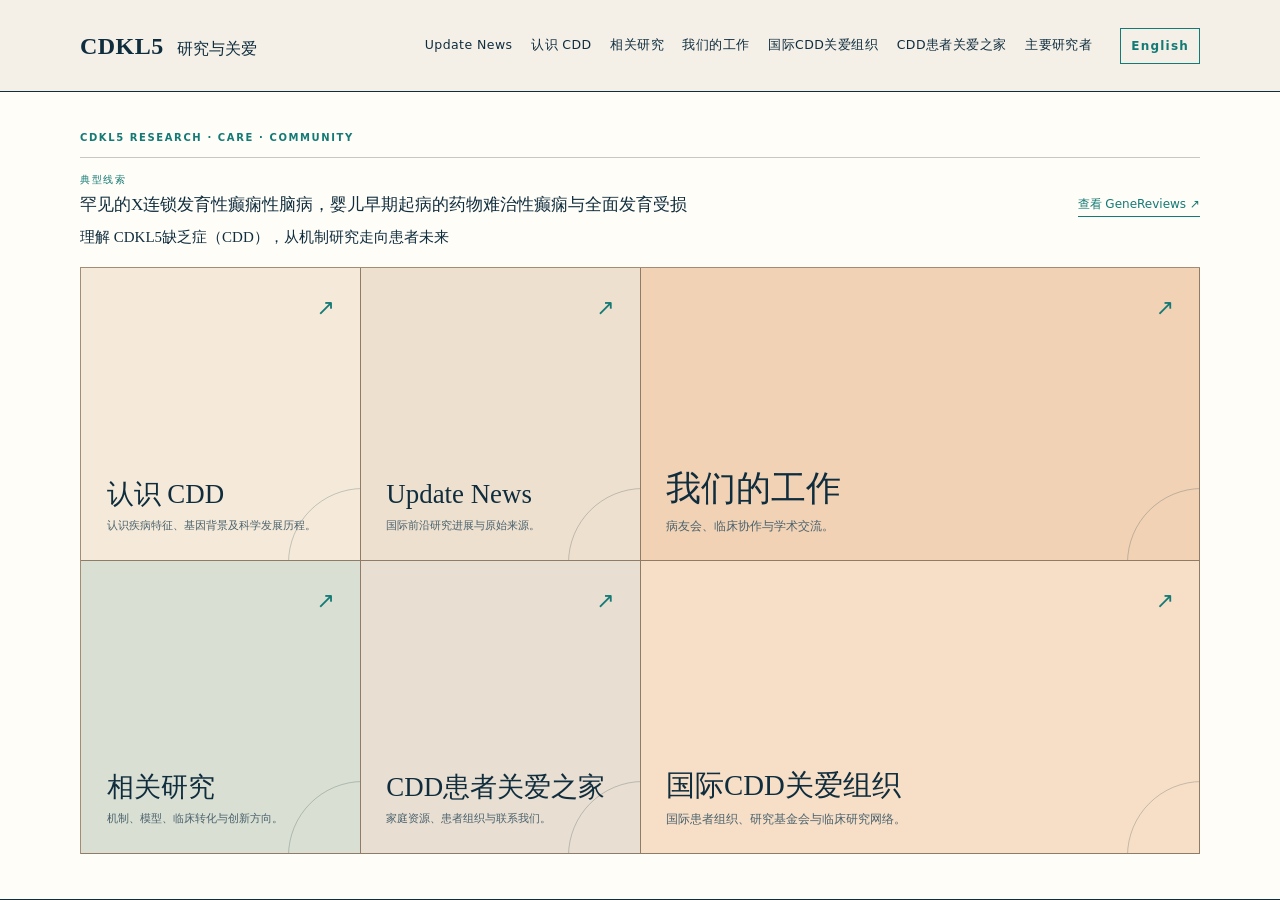
<file: index.html>
<!doctype html>
<html lang="zh-CN">
  <head>
    <meta charset="UTF-8" />
    <meta name="viewport" content="width=device-width, initial-scale=1.0" />
    <meta name="description" content="连接基础研究、临床观察与患者社区，共同推动对 CDKL5缺乏症（CDD）的理解与干预。" />
    <meta property="og:title" content="CDKL5 研究与关爱" />
    <meta property="og:description" content="理解 CDKL5缺乏症（CDD），从机制研究走向患者未来。" />
    <meta property="og:type" content="website" />
    <meta property="og:image" content="https://cdkl5-care.github.io/og.png" />
    <link rel="icon" href="/favicon.svg" />
    <title>CDKL5 研究与关爱</title>
    <script type="module" crossorigin src="/assets/index-D-gLbl5g.js"></script>
    <link rel="stylesheet" crossorigin href="/assets/index-ClHIbZGu.css">
  </head>
  <body>
    <div id="root"></div>
  </body>
</html>
</file>
<file: assets/index-ClHIbZGu.css>
/*! tailwindcss v4.2.1 | MIT License | https://tailwindcss.com */
@layer theme{:root,:host{--font-sans:ui-sans-serif, system-ui, sans-serif, "Apple Color Emoji", "Segoe UI Emoji", "Segoe UI Symbol", "Noto Color Emoji";--font-mono:ui-monospace, SFMono-Regular, Menlo, Monaco, Consolas, "Liberation Mono", "Courier New", monospace;--spacing:.25rem;--default-font-family:var(--font-sans);--default-mono-font-family:var(--font-mono)}}@layer base{*,:after,:before,::backdrop{box-sizing:border-box;border:0 solid;margin:0;padding:0}::file-selector-button{box-sizing:border-box;border:0 solid;margin:0;padding:0}html,:host{-webkit-text-size-adjust:100%;tab-size:4;line-height:1.5;font-family:var(--default-font-family,ui-sans-serif, system-ui, sans-serif, "Apple Color Emoji", "Segoe UI Emoji", "Segoe UI Symbol", "Noto Color Emoji");font-feature-settings:var(--default-font-feature-settings,normal);font-variation-settings:var(--default-font-variation-settings,normal);-webkit-tap-highlight-color:transparent}hr{height:0;color:inherit;border-top-width:1px}abbr:where([title]){-webkit-text-decoration:underline dotted;text-decoration:underline dotted}h1,h2,h3,h4,h5,h6{font-size:inherit;font-weight:inherit}a{color:inherit;-webkit-text-decoration:inherit;-webkit-text-decoration:inherit;-webkit-text-decoration:inherit;-webkit-text-decoration:inherit;text-decoration:inherit}b,strong{font-weight:bolder}code,kbd,samp,pre{font-family:var(--default-mono-font-family,ui-monospace, SFMono-Regular, Menlo, Monaco, Consolas, "Liberation Mono", "Courier New", monospace);font-feature-settings:var(--default-mono-font-feature-settings,normal);font-variation-settings:var(--default-mono-font-variation-settings,normal);font-size:1em}small{font-size:80%}sub,sup{vertical-align:baseline;font-size:75%;line-height:0;position:relative}sub{bottom:-.25em}sup{top:-.5em}table{text-indent:0;border-color:inherit;border-collapse:collapse}:-moz-focusring{outline:auto}progress{vertical-align:baseline}summary{display:list-item}ol,ul,menu{list-style:none}img,svg,video,canvas,audio,iframe,embed,object{vertical-align:middle;display:block}img,video{max-width:100%;height:auto}button,input,select,optgroup,textarea{font:inherit;font-feature-settings:inherit;font-variation-settings:inherit;letter-spacing:inherit;color:inherit;opacity:1;background-color:#0000;border-radius:0}::file-selector-button{font:inherit;font-feature-settings:inherit;font-variation-settings:inherit;letter-spacing:inherit;color:inherit;opacity:1;background-color:#0000;border-radius:0}:where(select:is([multiple],[size])) optgroup{font-weight:bolder}:where(select:is([multiple],[size])) optgroup option{padding-inline-start:20px}::file-selector-button{margin-inline-end:4px}::placeholder{opacity:1}@supports (not ((-webkit-appearance:-apple-pay-button))) or (contain-intrinsic-size:1px){::placeholder{color:currentColor}@supports (color:color-mix(in lab, red, red)){::placeholder{color:color-mix(in oklab, currentcolor 50%, transparent)}}}textarea{resize:vertical}::-webkit-search-decoration{-webkit-appearance:none}::-webkit-date-and-time-value{min-height:1lh;text-align:inherit}::-webkit-datetime-edit{display:inline-flex}::-webkit-datetime-edit-fields-wrapper{padding:0}::-webkit-datetime-edit{padding-block:0}::-webkit-datetime-edit-year-field{padding-block:0}::-webkit-datetime-edit-month-field{padding-block:0}::-webkit-datetime-edit-day-field{padding-block:0}::-webkit-datetime-edit-hour-field{padding-block:0}::-webkit-datetime-edit-minute-field{padding-block:0}::-webkit-datetime-edit-second-field{padding-block:0}::-webkit-datetime-edit-millisecond-field{padding-block:0}::-webkit-datetime-edit-meridiem-field{padding-block:0}::-webkit-calendar-picker-indicator{line-height:1}:-moz-ui-invalid{box-shadow:none}button,input:where([type=button],[type=reset],[type=submit]){appearance:button}::file-selector-button{appearance:button}::-webkit-inner-spin-button{height:auto}::-webkit-outer-spin-button{height:auto}[hidden]:where(:not([hidden=until-found])){display:none!important}}@layer components;@layer utilities{.start{inset-inline-start:var(--spacing)}.table{display:table}}:root{--paper:#f5f1e8;--paper-light:#fffdf7;--ink:#102d3e;--ink-soft:#49616d;--teal:#147a76;--teal-dark:#0d6562;--rule:#c9c8be;--serif:"Songti SC", "Noto Serif CJK SC", "STSong", "Iowan Old Style", Georgia, serif;--sans:Inter, "PingFang SC", "Microsoft YaHei", system-ui, sans-serif}*{box-sizing:border-box}html{scroll-behavior:smooth}body{background:var(--paper);color:var(--ink);font-family:var(--sans);margin:0}a{color:inherit;text-decoration:none}a:focus-visible,summary:focus-visible{outline:3px solid var(--teal);outline-offset:5px}.site-header{border-bottom:1px solid var(--ink);background:var(--paper);justify-content:space-between;align-items:center;gap:32px;min-height:92px;padding:20px clamp(24px,6.25vw,100px);display:flex}@supports (color:color-mix(in lab, red, red)){.site-header{background:color-mix(in srgb, var(--paper) 94%, transparent)}}.site-header{z-index:10;position:relative}.header-actions{align-items:center;gap:28px;display:flex}.brand{flex-shrink:0;align-items:baseline;gap:13px;display:flex}.brand-mark{letter-spacing:.02em;font-family:Georgia,serif;font-size:24px;font-weight:700}.brand-name{font-family:var(--serif);font-size:16px}.desktop-nav{letter-spacing:.035em;align-items:center;gap:clamp(14px,1.45vw,28px);font-size:12.5px;display:flex}.desktop-nav a{border-bottom:1px solid #0000;padding:8px 0}.desktop-nav a:hover,.desktop-nav a[aria-current=page]{color:var(--teal);border-color:currentColor}.language-switch{color:var(--teal);letter-spacing:.1em;border:1px solid var(--teal);padding:8px 10px;font-size:12px;font-weight:700}.language-switch:hover{background:var(--teal);color:var(--paper-light)}.mobile-menu{display:none}.eyebrow,.section-kicker{color:var(--teal);letter-spacing:.16em;text-transform:uppercase;margin:0 0 24px;font-size:12px;font-weight:700}.button{justify-content:center;align-items:center;min-height:58px;padding:17px 34px;font-weight:700;display:inline-flex}.button-dark{background:var(--ink);color:var(--paper-light)}.button-dark:hover{background:var(--teal-dark)}.text-link{width:fit-content;color:var(--teal);border-bottom:1px solid;padding-bottom:3px;font-weight:700}.text-link:hover{color:var(--ink)}main[lang=en] .section-heading h2,main[lang=en] .work-title h2,main[lang=en] .families-intro h2,main[lang=en] .timeline h3,main[lang=en] .research-card h3,main[lang=en] .family-card h3,main[lang=en] .organization-card h2,main[lang=en] .work-quote{font-family:Iowan Old Style,Georgia,serif}.fact-band{color:var(--paper-light);background:var(--ink);border-bottom:1px solid var(--ink);grid-template-columns:1.25fr 1fr 1fr auto;align-items:center;gap:32px;padding:30px clamp(24px,6.25vw,100px);display:grid}.fact-band p{font-family:var(--serif);margin:0;font-size:20px}.fact-item{gap:5px;display:grid}.fact-label{color:#8cc4bf;letter-spacing:.16em;text-transform:uppercase;font-size:10px}.fact-item strong{font-size:13px;line-height:1.5}.fact-band>a{white-space:nowrap;color:#9ed4cf;border-bottom:1px solid;padding-bottom:3px;font-size:13px}.home-page{background:var(--paper-light);border-bottom:1px solid var(--ink);padding:clamp(26px,3vw,44px) clamp(24px,6.25vw,100px) clamp(30px,3.5vw,52px)}.home-intro{max-width:1240px;margin-bottom:clamp(10px,1.4vw,20px)}.home-intro .eyebrow{margin-bottom:12px;font-size:10px}.home-intro h1{max-width:1120px;color:var(--ink);font-family:var(--serif);letter-spacing:0;margin:10px 0 0;font-size:clamp(15px,1.15vw,19px);font-weight:500;line-height:1.45}.home-facts{border-top:1px solid var(--rule);grid-template-columns:minmax(0,1fr) auto;align-items:start;gap:26px;max-width:1120px;margin-top:0;padding-top:14px;display:grid}.home-facts .fact-label{color:var(--teal)}.home-facts .fact-item strong{color:var(--ink);font-family:var(--serif);font-size:clamp(17px,1.35vw,22px);font-weight:500;line-height:1.45}.home-facts>a{white-space:nowrap;color:var(--teal);border-bottom:1px solid;align-self:end;padding-bottom:3px;font-size:12px}main[lang=en] .home-intro h1{font-family:Iowan Old Style,Georgia,serif}.home-navigation-grid{border-top:1px solid #a38b74;border-left:1px solid #a38b74;grid-template-rows:repeat(2,minmax(160px,1fr));grid-template-columns:repeat(12,1fr);grid-template-areas:"about about about news news news work work work work work work""research research research families families families orgs orgs orgs orgs orgs orgs";display:grid}.home-nav-card{border-bottom:1px solid #8f7b66;border-right:1px solid #8f7b66;flex-direction:column;justify-content:flex-end;min-width:0;min-height:0;padding:clamp(18px,2vw,28px);transition:transform .2s,background-color .2s;display:flex;position:relative;overflow:hidden}.home-nav-card:after{content:"";opacity:.22;border:1px solid;border-radius:50%;width:150px;height:150px;position:absolute;bottom:-78px;right:-78px}.home-nav-card:hover{z-index:2;transform:translateY(-6px);box-shadow:0 15px 35px #102d3e1f}.home-nav-card h3{font-family:var(--serif);margin:0 0 8px;font-size:clamp(24px,2.1vw,34px);font-weight:500;line-height:1.15}.home-nav-card p{max-width:340px;color:var(--ink-soft);margin:0;font-size:11px;line-height:1.5}.home-nav-arrow{color:var(--teal);font-size:22px;position:absolute;top:23px;right:25px}.home-nav-news{background:#eee0cf;grid-area:news}.home-nav-about{background:#f5ead9;grid-area:about}.home-nav-research{color:var(--ink);background:#d9dfd2;grid-area:research}.home-nav-research p{color:var(--ink-soft)}.home-nav-research .home-nav-arrow{color:var(--teal)}.home-nav-work{background:#f1d2b5;grid-area:work}.home-nav-work h3{max-width:430px;font-size:clamp(30px,2.7vw,44px)}.home-nav-work p{max-width:440px;font-size:12px}.home-nav-organizations{background:#f7dfc7;grid-area:orgs}.home-nav-organizations h3{max-width:520px;font-size:clamp(26px,2.25vw,38px)}.home-nav-organizations p{max-width:470px;font-size:12px}.home-nav-families{background:#e8ded1;grid-area:families}.section{border-bottom:1px solid var(--ink);padding:clamp(82px,9vw,144px) clamp(24px,6.25vw,100px)}.section-heading h2,.work-title h2,.families-intro h2{font-family:var(--serif);letter-spacing:-.025em;margin:0;font-size:clamp(45px,5vw,78px);font-weight:500;line-height:1.15}.section-heading>p:not(.section-kicker){max-width:560px;color:var(--ink-soft);font-size:16px;line-height:1.8}.section-news{background:var(--paper-light);grid-template-columns:minmax(230px,.7fr) minmax(0,2fr);gap:clamp(60px,9vw,150px);display:grid}.news-list{border-top:1px solid var(--ink)}.news-item{border-bottom:1px solid var(--rule);grid-template-columns:150px minmax(260px,1fr) minmax(230px,.8fr);gap:32px;padding:34px 0;display:grid}.news-meta{color:var(--teal);align-content:start;gap:8px;font-size:12px;font-weight:700;display:grid}.news-item h3{font-family:var(--serif);margin:0;font-size:26px;font-weight:500;line-height:1.45}.news-item p{color:var(--ink-soft);margin:0;font-size:14px;line-height:1.75}.section-history{grid-template-columns:minmax(300px,.82fr) minmax(0,1.65fr);gap:clamp(64px,10vw,160px);display:grid}.history-intro{align-self:start;position:sticky;top:40px}.history-intro .source-note{border-top:1px solid var(--rule);padding-top:22px;font-size:12px!important}.timeline{border-top:3px solid var(--teal);margin:0;padding:0;list-style:none}.timeline li{border-bottom:1px solid var(--rule);grid-template-columns:155px 1fr;gap:38px;padding:36px 0 42px;display:grid}.timeline time{color:var(--teal);font-family:Georgia,serif;font-size:36px}.timeline h3{font-family:var(--serif);margin:0 0 14px;font-size:30px;font-weight:500}.timeline p{color:var(--ink-soft);margin:0 0 18px;line-height:1.85}.timeline a{color:var(--teal);border-bottom:1px solid;font-size:12px;font-weight:700}.section-research{background:var(--ink);color:var(--paper-light)}.research-heading{grid-template-columns:.65fr 1fr 1fr;align-items:end;gap:30px;margin-bottom:64px;display:grid}.research-heading .section-kicker{align-self:start}.research-heading>p:last-child{color:#b7c2c7}.research-grid{border-top:1px solid #637681;border-left:1px solid #637681;grid-template-columns:repeat(4,1fr);display:grid}.research-card{border-bottom:1px solid #637681;border-right:1px solid #637681;flex-direction:column;min-height:330px;padding:30px;transition:background-color .2s,color .2s;display:flex}.card-index{color:#8cc4bf;margin-bottom:70px;font-family:Georgia,serif;font-size:16px;display:block}.research-card h3{font-family:var(--serif);margin:0 0 22px;font-size:27px;font-weight:500}.research-card p{color:#b7c2c7;margin:0;font-size:14px;line-height:1.8}.research-card .card-arrow{color:#9ed4cf;margin-top:auto;padding-top:28px;font-size:24px}.research-card:hover{background:#173b4e}.research-links{flex-wrap:wrap;gap:38px;margin-top:34px;display:flex}.research-links a{color:#9ed4cf;border-bottom:1px solid;padding-bottom:3px;font-size:13px}.section-work{grid-template-columns:.75fr 1.25fr;gap:clamp(70px,10vw,160px);display:grid}.work-statement{border-top:4px solid var(--teal);padding-top:44px}.work-quote{font-family:var(--serif);margin:0 0 36px;font-size:clamp(28px,3.1vw,48px);line-height:1.5}.work-statement>p:last-child{max-width:760px;color:var(--ink-soft);line-height:1.85}.work-path{border-top:1px solid var(--ink);grid-column:1/-1;grid-template-columns:repeat(3,1fr);margin-top:38px;display:grid}.work-path>div{padding:30px 38px 0 0}.work-path span{color:var(--teal);margin-bottom:36px;font-family:Georgia,serif;display:block}.work-path strong{font-family:var(--serif);font-size:24px;font-weight:500}.work-path p{color:var(--ink-soft);line-height:1.75}.section-families{background:var(--paper-light);grid-template-columns:.8fr 1.4fr;gap:clamp(60px,10vw,160px);display:grid}.families-lead{font-family:var(--serif);margin:45px 0 26px;font-size:clamp(28px,3vw,46px);line-height:1.5}.families-intro>p:last-child{color:var(--ink-soft);line-height:1.85}.family-grid{border-top:4px solid var(--teal);grid-template-columns:repeat(3,1fr);display:grid}.family-card{border-right:1px solid var(--rule);border-bottom:1px solid var(--rule);flex-direction:column;min-height:390px;padding:34px 26px;display:flex}.family-card>span:first-child{color:var(--teal);letter-spacing:.16em;text-transform:uppercase;font-size:11px;font-weight:700}.family-card h3{font-family:var(--serif);margin:70px 0 18px;font-size:26px;font-weight:500;line-height:1.45}.family-card p{color:var(--ink-soft);margin:0;font-size:14px;line-height:1.8}.family-card>span:last-child{color:var(--teal);margin-top:auto;font-size:25px}.family-card:hover{background:var(--paper)}.organizations-hero{background:linear-gradient(122deg, var(--paper) 0 62%, #f7dfc7 62% 100%)}.organizations-section{background:var(--paper-light);border-bottom:1px solid var(--ink);padding:clamp(54px,7vw,104px) clamp(24px,6.25vw,100px)}.organizations-grid{grid-template-columns:repeat(3,minmax(0,1fr));gap:clamp(18px,2.2vw,28px);display:grid}.organization-card{text-align:center;background:linear-gradient(145deg,#fffdf7f5 0%,#f8eee1f5 100%);border:1px solid #d2c1aa;flex-direction:column;justify-content:space-between;align-items:center;gap:28px;min-height:260px;padding:clamp(26px,3vw,42px) clamp(22px,2.6vw,34px);display:flex;box-shadow:0 14px 34px #102d3e0f}.organization-card:nth-child(3n+2){background:linear-gradient(145deg,#fff8f0fa 0%,#fdf2e2fa 100%)}.organization-card:nth-child(3n){background:linear-gradient(145deg,#f8fbf8fa 0%,#eff6f2fa 100%)}.organization-logo{place-items:center;width:100%;min-height:94px;display:grid}.organization-logo img{object-fit:contain;filter:saturate(.96)contrast(1.02);max-width:min(100%,210px);max-height:92px}.organization-copy{justify-items:center;min-width:0;display:grid}.organization-card h2{min-height:62px;font-family:var(--serif);align-items:center;margin:0;font-size:clamp(22px,1.75vw,30px);font-weight:500;line-height:1.25;display:flex}.organization-copy a{width:fit-content;color:var(--teal);letter-spacing:.03em;border-bottom:1px solid;margin-top:20px;padding-bottom:3px;font-size:12px;font-weight:700}.organization-copy a:hover{color:var(--ink)}.site-footer{background:var(--ink);color:var(--paper-light);grid-template-columns:1fr auto;gap:42px 80px;padding:58px clamp(24px,6.25vw,100px);display:grid}.footer-brand{font-family:var(--serif);font-size:24px}.site-footer p{color:#b7c2c7;font-size:13px;line-height:1.7}.footer-links{flex-wrap:wrap;gap:28px;font-size:13px;display:flex}.footer-links a:hover{color:#9ed4cf}.disclaimer{border-top:1px solid #50646f;grid-column:1/-1;max-width:900px;margin:0;padding-top:28px}.inner-hero{border-bottom:1px solid var(--ink);flex-direction:column;justify-content:flex-end;min-height:300px;padding:clamp(42px,4.5vw,68px) clamp(24px,6.25vw,100px);display:flex}.inner-hero h1{max-width:1100px;font-family:var(--serif);letter-spacing:-.04em;margin:0;font-size:clamp(42px,4.7vw,72px);font-weight:500;line-height:1.08}.inner-hero>p:last-child{max-width:1180px;color:var(--ink-soft);margin:22px 0 0;font-size:clamp(15px,1.25vw,19px);line-height:1.65}.back-link{width:fit-content;color:var(--teal);border-bottom:1px solid;margin-bottom:24px;padding-bottom:3px;font-size:13px;font-weight:700}main[lang=en] .inner-hero h1,main[lang=en] .module-card h2,main[lang=en] .reference-heading h2,main[lang=en] .reference-list h3,main[lang=en] .work-entry h2,main[lang=en] .phase-divider h2,main[lang=en] .bath-study h2,main[lang=en] .results-placeholder h3,main[lang=en] .to-be-continued h2,main[lang=en] .news-feature h2,main[lang=en] .news-brief h2,main[lang=en] .about-milestone h2,main[lang=en] .family-org h2,main[lang=en] .organizations-hero h1,main[lang=en] .pi-onepage h1,main[lang=en] .pi-publications-inline h2{font-family:Iowan Old Style,Georgia,serif}.research-library-hero{background:linear-gradient(130deg, var(--paper) 0 70%, #d7e9e4 70% 100%)}.module-index{border-bottom:1px solid var(--ink);grid-template-columns:repeat(2,1fr);display:grid}.module-card{border-right:1px solid var(--ink);border-bottom:1px solid var(--ink);flex-direction:column;min-height:480px;padding:clamp(44px,5vw,82px) clamp(24px,6.25vw,100px);display:flex}.module-card:nth-child(2n){border-right:0}.module-card:hover{background:var(--paper-light)}.module-number{color:var(--teal);font-family:Georgia,serif;font-size:17px}.module-eyebrow{color:var(--teal);letter-spacing:.15em;text-transform:uppercase;margin:66px 0 20px;font-size:11px;font-weight:700}.module-card h2{max-width:650px;font-family:var(--serif);margin:0 0 26px;font-size:clamp(32px,3.2vw,54px);font-weight:500;line-height:1.25}.module-card p{max-width:620px;color:var(--ink-soft);margin:0;line-height:1.8}.module-cta{color:var(--teal);margin-top:auto;padding-top:48px;font-size:13px;font-weight:700}.research-note{background:var(--ink);color:var(--paper-light);grid-template-columns:.35fr 1fr;gap:50px;padding:46px clamp(24px,6.25vw,100px);display:grid}.research-note strong{color:#9ed4cf}.research-note p{color:#b7c2c7;max-width:830px;margin:0;font-size:13px;line-height:1.8}.reference-hero{background:var(--paper-light);min-height:300px}.reference-section{border-bottom:1px solid var(--ink);grid-template-columns:minmax(260px,.65fr) minmax(0,1.65fr);gap:clamp(60px,9vw,150px);padding:clamp(80px,9vw,144px) clamp(24px,6.25vw,100px);display:grid}.reference-heading{align-self:start;position:sticky;top:36px}.reference-heading h2{font-family:var(--serif);margin:0 0 24px;font-size:clamp(38px,4vw,62px);font-weight:500;line-height:1.15}.reference-heading>p:last-child{color:var(--ink-soft)}.reference-list{border-top:4px solid var(--teal);margin:0;padding:0;list-style:none}.reference-list li{border-bottom:1px solid var(--rule);grid-template-columns:66px 1fr;gap:24px;padding:38px 0 42px;display:grid}.reference-index{color:var(--teal);font-family:Georgia,serif;font-size:14px}.reference-list h3{font-family:var(--serif);margin:0 0 14px;font-size:clamp(22px,2vw,30px);font-weight:500;line-height:1.45}.citation-line{color:var(--ink);margin:0 0 18px;font-size:13px}.reference-note{color:var(--ink-soft);margin:0;font-size:14px;line-height:1.75}.reference-actions{flex-wrap:wrap;gap:24px;margin-top:22px;display:flex}.reference-actions a{color:var(--teal);border-bottom:1px solid;padding-bottom:2px;font-size:12px;font-weight:700}.module-pagination{background:var(--ink);color:var(--paper-light);grid-template-columns:repeat(3,1fr);padding:0 clamp(24px,6.25vw,100px);display:grid}.module-pagination a{min-height:170px;font-family:var(--serif);border-right:1px solid #50646f;align-content:space-between;padding:34px 30px;font-size:21px;display:grid}.module-pagination a:last-child{border-right:0}.module-pagination a:hover{background:#173b4e}.module-pagination span{color:#9ed4cf;font-family:Georgia,serif;font-size:12px}.work-page-hero{background:linear-gradient(120deg, var(--paper) 0 64%, #d7e9e4 64% 100%);min-height:300px}.work-timeline{background:var(--paper-light);border-bottom:1px solid var(--ink);padding:clamp(82px,9vw,144px) clamp(24px,6.25vw,100px)}.work-entry{grid-template-columns:minmax(180px,.42fr) minmax(0,1.58fr);gap:clamp(46px,8vw,130px);padding:0 0 clamp(90px,11vw,170px);display:grid;position:relative}.work-entry:before{content:"";background:var(--rule);width:1px;position:absolute;top:34px;bottom:0;left:min(75px,6vw)}.work-entry:last-child{padding-bottom:0}.work-entry:last-child:before{display:none}.work-date{z-index:1;background:var(--paper-light);align-content:start;gap:9px;display:grid;position:relative}.work-date:after{content:"";border:3px solid var(--paper-light);background:var(--teal);width:13px;height:13px;box-shadow:0 0 0 1px var(--teal);border-radius:50%;margin-top:20px}.work-date time{color:var(--teal);font-family:Georgia,serif;font-size:clamp(21px,2vw,30px)}.work-date span{color:var(--ink-soft);letter-spacing:.16em;font-size:10px;font-weight:700}.work-entry-body{min-width:0}.work-entry h2{max-width:900px;font-family:var(--serif);margin:0 0 28px;font-size:clamp(34px,4vw,62px);font-weight:500;line-height:1.2}.work-entry-body>p:not(.section-kicker){max-width:880px;color:var(--ink-soft);font-size:16px;line-height:1.9}.source-row{flex-wrap:wrap;gap:24px;margin:28px 0 38px;display:flex}.source-link{color:var(--teal);border-bottom:1px solid;padding-bottom:3px;font-size:12px;font-weight:700}.work-figure{margin:36px 0 0}.work-figure img{object-fit:contain;object-position:left center;border:1px solid var(--rule);background:#fff;width:100%;max-height:760px;display:block}.work-figure figcaption{color:var(--ink-soft);margin-top:10px;font-size:11px;line-height:1.6}.poster-figure img{max-height:none}.work-gallery{grid-template-columns:repeat(2,1fr);gap:28px;margin-top:46px;display:grid}.work-gallery .work-figure{margin:0}.work-gallery-wide .work-figure:first-child{grid-column:1/-1}.result-stat-grid{border-top:4px solid var(--teal);border-left:1px solid var(--rule);grid-template-columns:repeat(3,1fr);margin:42px 0 18px;display:grid}.result-stat-grid>div,.result-stat-grid>article{border-right:1px solid var(--rule);border-bottom:1px solid var(--rule);flex-direction:column;min-height:190px;padding:30px 26px;display:flex}.result-stat-grid strong{color:var(--teal);font-family:Georgia,serif;font-size:clamp(34px,3.2vw,52px);font-weight:500}.result-stat-grid span{color:var(--ink-soft);margin-top:auto;font-size:13px;line-height:1.6}.publication-stat-grid{border:0;gap:16px;padding-top:18px}.publication-stat-grid>article{border:1px solid #cbb79d;border-top:6px solid var(--teal);background:linear-gradient(#fffdf7 0%,#f7efe3 100%);justify-content:flex-start;gap:16px;min-height:245px;padding:clamp(24px,2.4vw,34px);box-shadow:0 16px 34px #102d3e14}.publication-stat-grid strong{letter-spacing:-.04em;font-size:clamp(48px,5.2vw,82px);line-height:.92}.publication-stat-grid h3{min-height:58px;color:var(--ink);font-family:var(--serif);margin:0;font-size:clamp(19px,1.6vw,26px);font-weight:600;line-height:1.25}.publication-stat-grid p{color:var(--ink-soft);margin:0;font-size:14px;line-height:1.72}.community-gallery{grid-template-columns:1fr}.work-continuation{border-bottom:1px solid var(--ink);background:#f1d2b5;grid-template-columns:.35fr 1fr;align-items:end;gap:40px;min-height:260px;padding:clamp(58px,6vw,92px) clamp(24px,6.25vw,100px);display:grid}.work-continuation>span{color:var(--teal);letter-spacing:.12em;font-family:Georgia,serif;font-size:14px}.work-continuation h2{font-family:var(--serif);letter-spacing:-.035em;margin:0;font-size:clamp(42px,5vw,78px);font-weight:500}.phase-divider{background:var(--ink);color:var(--paper-light);grid-template-columns:.35fr 1.1fr .7fr;align-items:end;gap:46px;padding:clamp(84px,9vw,145px) clamp(24px,6.25vw,100px);display:grid}.phase-divider>span{color:#9ed4cf;letter-spacing:.15em;font-family:Georgia,serif;font-size:14px}.phase-divider h2{font-family:var(--serif);margin:0;font-size:clamp(38px,4.7vw,72px);font-weight:500;line-height:1.2}.phase-divider p{color:#b7c2c7;margin:0;line-height:1.8}.bath-study{background:var(--paper);border-bottom:1px solid var(--ink);padding:clamp(82px,9vw,144px) clamp(24px,6.25vw,100px)}.bath-intro{grid-template-columns:.8fr 1.2fr;gap:clamp(56px,9vw,140px);margin-bottom:70px;display:grid}.bath-intro h2{font-family:var(--serif);margin:0;font-size:clamp(40px,4.5vw,70px);font-weight:500;line-height:1.2}.bath-intro>div:last-child>p{color:var(--ink-soft);margin:0;line-height:1.9}.bath-figures{gap:62px;display:grid}.bath-figures .work-figure{margin:0}.results-placeholder{border:1px dashed var(--teal);background:var(--paper-light);text-align:center;max-width:1080px;margin:78px auto 0;padding:clamp(38px,5vw,70px)}.results-placeholder>span{color:var(--teal);letter-spacing:.16em;font-size:11px;font-weight:700}.results-placeholder h3{font-family:var(--serif);margin:25px 0 18px;font-size:clamp(30px,3vw,48px);font-weight:500}.results-placeholder p{max-width:800px;color:var(--ink-soft);margin:0 auto;line-height:1.8}.to-be-continued{text-align:center;background:#d7e9e4;align-content:center;min-height:440px;padding:clamp(80px,9vw,145px) clamp(24px,6.25vw,100px);display:grid}.to-be-continued p{color:var(--teal);margin:0 0 20px;font-family:Georgia,serif}.to-be-continued h2{font-family:var(--serif);letter-spacing:-.04em;margin:0;font-size:clamp(56px,7vw,108px);font-weight:500}.to-be-continued span{color:var(--ink-soft);margin-top:22px}.news-page-hero{background:linear-gradient(125deg, var(--paper) 0 68%, #d7e9e4 68% 100%)}.news-page-body{background:var(--paper-light);border-bottom:1px solid var(--ink);padding:clamp(80px,9vw,144px) clamp(24px,6.25vw,100px)}.news-page-heading{border-bottom:1px solid var(--ink);justify-content:space-between;align-items:baseline;gap:40px;margin-bottom:58px;padding-bottom:22px;display:flex}.news-page-heading span{color:var(--teal);letter-spacing:.15em;font-size:11px;font-weight:700}.news-page-heading p{color:var(--ink-soft);margin:0;font-size:13px}.news-feature-list{gap:clamp(80px,10vw,150px);display:grid}.news-feature{grid-template-columns:minmax(340px,.95fr) minmax(0,1.25fr);align-items:start;gap:clamp(46px,8vw,120px);display:grid}.news-feature:nth-child(2n) figure{order:2}.news-feature figure{min-width:0;margin:0}.news-feature figure img{object-fit:contain;border:1px solid var(--rule);background:#fff;width:100%;max-height:690px;display:block}.news-feature figure figcaption{color:var(--ink-soft);margin-top:10px;font-size:10px;line-height:1.65}.news-feature-copy{border-top:4px solid var(--teal);padding-top:18px}.news-feature-meta{color:var(--teal);letter-spacing:.13em;flex-wrap:wrap;justify-content:space-between;gap:16px;font-size:10px;font-weight:700;display:flex}.news-feature-copy h2{font-family:var(--serif);margin:34px 0 24px;font-size:clamp(32px,3.4vw,54px);font-weight:500;line-height:1.24}.news-feature-copy>p{max-width:780px;color:var(--ink-soft);font-size:15px;line-height:1.85}.news-feature-copy .evidence-note{border-left:3px solid var(--teal);background:var(--paper);color:var(--ink);margin:26px 0;padding:18px 20px;font-size:13px}.news-brief{background:var(--ink);color:var(--paper-light);grid-template-columns:1.1fr .9fr;gap:clamp(54px,9vw,140px);padding:clamp(72px,8vw,120px) clamp(24px,6.25vw,100px);display:grid}.news-brief span{color:#9ed4cf;letter-spacing:.15em;font-size:10px;font-weight:700}.news-brief h2{font-family:var(--serif);margin:28px 0 0;font-size:clamp(34px,4vw,62px);font-weight:500;line-height:1.22}.news-brief p{color:#b7c2c7;margin:0 0 30px;line-height:1.85}.news-brief .source-link{color:#9ed4cf}.about-page-hero{background:linear-gradient(120deg, #d7e9e4 0 33%, var(--paper) 33% 100%);min-height:320px}.about-timeline{background:var(--paper-light);border-bottom:1px solid var(--ink);padding:clamp(80px,9vw,144px) clamp(24px,6.25vw,100px)}.about-milestone{grid-template-columns:minmax(190px,.4fr) minmax(0,1.6fr);gap:clamp(48px,8vw,130px);padding:0 0 clamp(105px,12vw,190px);display:grid}.about-milestone:last-child{padding-bottom:0}.milestone-date{align-content:start;align-self:start;gap:12px;display:grid;position:sticky;top:32px}.milestone-date time{color:var(--teal);font-family:Georgia,serif;font-size:clamp(28px,3vw,44px)}.milestone-date span{color:var(--ink-soft);letter-spacing:.14em;font-size:9px;font-weight:700}.milestone-body{border-top:4px solid var(--teal);min-width:0;padding-top:10px}.about-milestone h2{max-width:1050px;font-family:var(--serif);margin:38px 0 28px;font-size:clamp(35px,4.3vw,66px);font-weight:500;line-height:1.25}.milestone-body>p:not(.section-kicker){max-width:900px;color:var(--ink-soft);font-size:16px;line-height:1.9}.policy-callout{background:var(--ink);color:var(--paper-light);align-items:baseline;gap:26px;margin:45px 0 0;padding:30px;display:flex}.policy-callout strong{color:#9ed4cf;font-family:Georgia,serif;font-size:52px;font-weight:500}.policy-callout span{font-family:var(--serif);font-size:24px}.article-visuals{grid-template-columns:1fr 1fr;align-items:start;gap:28px;margin-top:52px;display:grid}.milestone-evidence{grid-template-columns:minmax(0,.92fr) minmax(0,1.08fr);align-items:start;gap:28px;margin-top:52px;display:grid}.citation-stack{gap:24px;margin-top:52px;display:grid}.article-figure{min-width:0;margin:0}.article-figure img{object-fit:contain;object-position:center top;border:1px solid var(--rule);background:#fff;width:100%;max-height:780px;display:block}.article-figure figcaption{color:var(--ink-soft);margin-top:10px;font-size:10px;line-height:1.65}.citation-header{border:1px solid var(--rule);background:#fff;padding:22px}.citation-header img{border:0;max-height:none}.citation-header figcaption{border-top:1px solid var(--rule);padding-top:12px}.milestone-body>.milestone-figure{margin-top:28px}.timeline-future .milestone-body{background:var(--ink);color:var(--paper-light);border-top-color:#9ed4cf;padding:clamp(36px,5vw,70px)}.timeline-future .milestone-body>p:not(.section-kicker){color:#b7c2c7}.timeline-future .section-kicker,.timeline-future .source-link{color:#9ed4cf}.about-result-stats{border-top:4px solid var(--teal);border-left:1px solid var(--rule);grid-template-columns:repeat(3,1fr);margin:44px 0 0;display:grid}.about-result-stats div{border-right:1px solid var(--rule);border-bottom:1px solid var(--rule);flex-direction:column;min-height:175px;padding:28px 24px;display:flex}.about-result-stats strong{color:var(--teal);font-family:Georgia,serif;font-size:clamp(32px,3.2vw,50px);font-weight:500}.about-result-stats span{color:var(--ink-soft);margin-top:auto;font-size:12px;line-height:1.6}.families-page-hero{background:linear-gradient(122deg, var(--paper) 0 63%, #d7e9e4 63% 100%);min-height:300px}.family-org{background:var(--paper-light);border-bottom:1px solid var(--ink);padding:clamp(72px,8vw,128px) clamp(24px,6.25vw,100px)}.family-org-intro{text-align:center;max-width:1120px;margin:0 auto clamp(42px,6vw,78px)}.family-org-intro .section-kicker{margin-bottom:18px}.family-org-intro h2{max-width:980px;font-family:var(--serif);margin:0 auto;font-size:clamp(38px,4.5vw,70px);font-weight:500;line-height:1.22}.family-org-copy{border-top:4px solid var(--teal);grid-template-columns:1fr 1fr;gap:clamp(28px,5vw,72px);max-width:1000px;margin:38px auto 0;padding-top:24px;display:grid}.family-org-copy p{color:var(--ink-soft);margin:0;line-height:1.85}.family-visual-grid{justify-items:center;gap:clamp(44px,6vw,84px);display:grid}.family-visual{min-width:0;margin:0}.family-visual-profile{width:min(100%,560px)}.family-visual-profile figcaption{text-align:center}.family-group-photos{grid-template-columns:1fr 1fr;align-items:start;gap:clamp(24px,3vw,42px);width:100%;display:grid}.family-group-photos .family-visual img{aspect-ratio:16/10;object-fit:contain;width:100%}.family-visual img{object-fit:contain;border:1px solid var(--rule);background:#fff;width:100%;max-height:760px;display:block}.family-visual figcaption{color:var(--ink-soft);margin-top:11px;font-size:11px;line-height:1.65}.family-contact-callout{border-bottom:1px solid var(--ink);background:#e3eee8;grid-template-columns:1.15fr .85fr;align-items:center;gap:clamp(50px,9vw,140px);padding:clamp(54px,6vw,90px) clamp(24px,6.25vw,100px);display:grid}.family-contact-callout h2{max-width:820px;font-family:var(--serif);margin:0;font-size:clamp(38px,4.2vw,64px);font-weight:500;line-height:1.2}.family-contact-callout>div:last-child{border-top:4px solid var(--teal);padding-top:18px}.family-contact-callout p{color:var(--ink-soft);margin:0 0 30px;line-height:1.85}.contact-page-hero{background:linear-gradient(125deg, var(--paper) 0 70%, #d7e9e4 70% 100%)}.contact-qr-section{background:var(--paper-light);border-bottom:1px solid var(--ink);grid-template-columns:minmax(280px,.95fr) minmax(260px,.55fr);align-items:center;gap:clamp(44px,8vw,120px);padding:clamp(64px,8vw,124px) clamp(24px,6.25vw,100px);display:grid}.contact-qr-copy{border-top:4px solid var(--teal);padding-top:22px}.contact-qr-copy h2{max-width:740px;font-family:var(--serif);margin:0 0 26px;font-size:clamp(38px,4.5vw,68px);font-weight:500;line-height:1.18}.contact-qr-copy p:not(.section-kicker){max-width:660px;color:var(--ink-soft);margin:0;font-size:16px;line-height:1.85}.contact-qr-card{background:var(--paper);border:1px solid var(--rule);justify-self:center;width:min(100%,360px);margin:0;padding:clamp(20px,3vw,34px)}.contact-qr-card img{border:1px solid var(--rule);background:#fff;width:100%;display:block}.contact-qr-card figcaption{color:var(--ink-soft);text-align:center;margin-top:16px;font-size:12px}.contact-intro{background:var(--paper-light);border-bottom:1px solid var(--ink);grid-template-columns:.85fr 1.15fr;gap:clamp(50px,9vw,140px);padding:clamp(58px,6vw,94px) clamp(24px,6.25vw,100px);display:grid}.contact-intro h2{font-family:var(--serif);margin:0;font-size:clamp(36px,4vw,60px);font-weight:500;line-height:1.2}.contact-intro>div:last-child{border-top:4px solid var(--teal);padding-top:16px}.contact-intro p{color:var(--ink-soft);line-height:1.8}.contact-form-section{background:var(--paper);border-bottom:1px solid var(--ink);padding:clamp(64px,7vw,110px) clamp(24px,10vw,160px)}.patient-form{max-width:1280px;margin:0 auto}.patient-form fieldset{border:1px solid var(--ink);background:var(--paper-light);margin:0 0 42px;padding:clamp(26px,3.4vw,48px)}.patient-form legend{font-family:var(--serif);padding:0 18px 0 0;font-size:clamp(25px,2.4vw,36px)}.patient-form legend span{color:var(--teal);margin-right:16px;font-family:Georgia,serif;font-size:14px}.form-section-note{color:var(--ink-soft);margin:0 0 26px;font-size:13px}.form-grid{grid-template-columns:repeat(2,minmax(0,1fr));gap:24px 28px;display:grid}.patient-form label,.checkbox-group>span{color:var(--ink);gap:9px;font-size:13px;font-weight:700;display:grid}.patient-form input,.patient-form select,.patient-form textarea{border:1px solid var(--rule);width:100%;min-height:48px;color:var(--ink);font:inherit;background:#fff;border-radius:0;padding:12px 14px;font-weight:400}.patient-form textarea{resize:vertical;line-height:1.6}.patient-form input:focus,.patient-form select:focus,.patient-form textarea:focus{outline:3px solid var(--teal)}@supports (color:color-mix(in lab, red, red)){.patient-form input:focus,.patient-form select:focus,.patient-form textarea:focus{outline:3px solid color-mix(in srgb, var(--teal) 35%, transparent)}}.patient-form input:focus,.patient-form select:focus,.patient-form textarea:focus{border-color:var(--teal)}.form-wide{grid-column:1/-1}.birth-date-field{color:var(--ink);gap:9px;font-size:13px;font-weight:700;display:grid}.birth-date-field>div{grid-template-columns:1.5fr 1fr 1fr;gap:12px;display:grid}.file-field small{color:var(--ink-soft);font-size:11px;font-weight:400;line-height:1.6}.patient-form input[type=file]{padding:9px 12px}.checkbox-group{flex-wrap:wrap;align-items:center;gap:12px 22px;display:flex}.checkbox-group>span{width:100%;margin-bottom:4px}.patient-form .check-label{align-items:flex-start;gap:9px;font-weight:400;line-height:1.55;display:flex}.patient-form .check-label input{flex:none;width:18px;height:18px;min-height:18px;margin-top:2px}.consent-box{border-left:4px solid var(--teal);background:#edf4f1;grid-column:1/-1;gap:16px;margin-top:30px;padding:24px;display:grid}.form-submit-row{align-items:center;gap:30px;display:flex}.form-submit-row p{max-width:620px;color:var(--ink-soft);margin:0;font-size:12px;line-height:1.7}.form-submit-row button:disabled{opacity:.6;cursor:wait}.form-message{border:1px solid var(--teal);background:#e4f2ed;margin-top:28px;padding:22px 24px}.form-message p{margin:8px 0 0}.form-message.error{color:#7f2c25;background:#f7e9e3;border-color:#9f3d32}.form-honeypot{width:1px!important;height:1px!important;position:absolute!important;left:-9999px!important}.registration-admin,.admin-access{background:#edf1ef;min-height:100vh;padding:clamp(34px,5vw,72px)}.registration-admin>header{border-bottom:4px solid var(--teal);justify-content:space-between;align-items:end;gap:30px;padding-bottom:28px;display:flex}.registration-admin header p{color:var(--teal);letter-spacing:.16em;margin:0 0 12px;font-size:11px;font-weight:700}.registration-admin h1,.admin-access h1{font-family:var(--serif);margin:0;font-size:clamp(38px,4vw,62px);font-weight:500}.registration-admin header>span{color:var(--ink-soft)}.admin-records{margin-top:32px}.admin-records details{border-bottom:1px solid var(--rule);background:#fff}.admin-records summary{cursor:pointer;grid-template-columns:1.1fr .8fr 1fr auto;gap:22px;padding:22px 24px;display:grid}.admin-records summary>span:first-child{color:var(--teal);font-family:Georgia,serif}.admin-records summary time{color:var(--ink-soft);font-size:12px}.admin-record-grid{border-top:1px solid var(--rule);background:var(--paper-light);grid-template-columns:repeat(3,1fr);gap:18px;padding:28px 24px 34px;display:grid}.admin-record-grid>div{gap:7px;display:grid}.admin-record-grid b{color:var(--teal);font-size:11px}.admin-record-grid span{overflow-wrap:anywhere;font-size:13px;line-height:1.6}.admin-file-link{width:fit-content;color:var(--teal);border-bottom:1px solid;font-weight:700}.admin-wide{grid-column:1/-1}.admin-empty{background:#fff;padding:30px}.pi-onepage{border-bottom:1px solid var(--ink);background:linear-gradient(135deg,#fffdf7 0%,#fbf4ea 54%,#eef5f1 100%);grid-template-columns:minmax(210px,290px) minmax(0,1fr);align-items:start;gap:clamp(32px,4.4vw,64px);padding:clamp(34px,4.2vw,60px) clamp(24px,6.25vw,100px);display:grid}.pi-portrait{background:#f2e2ce;border:1px solid #cbb79d;margin:0;padding:12px;position:static}.pi-portrait img{object-fit:cover;object-position:center top;background:#fff;border:1px solid #102d3e2e;width:100%;max-height:350px;display:block}.pi-onepage-copy{border-top:4px solid var(--teal);min-width:0;padding-top:12px}.pi-onepage h1{font-family:var(--serif);letter-spacing:0;margin:0 0 18px;font-size:clamp(30px,3vw,44px);font-weight:500;line-height:1.08}.pi-bio{gap:12px;display:grid}.pi-bio p{max-width:1040px;color:var(--ink-soft);margin:0;font-size:13px;line-height:1.78}.pi-publications-inline{border-top:1px solid var(--rule);margin-top:26px;padding-top:18px}.pi-publications-inline h2{font-family:var(--serif);margin:0 0 14px;font-size:clamp(21px,1.8vw,30px);font-weight:500;line-height:1.25}.pi-publications-inline ol{counter-reset:papers;columns:2 380px;column-gap:clamp(26px,3.6vw,50px);margin:0;padding:0;list-style:none}.pi-publications-inline li{break-inside:avoid;counter-increment:papers;color:var(--ink-soft);padding:0 0 10px 34px;font-size:10.5px;line-height:1.58;position:relative}.pi-publications-inline li:before{content:counter(papers, decimal-leading-zero);color:var(--teal);font-family:Georgia,serif;font-size:10.5px;position:absolute;top:1px;left:0}.pi-publications-inline strong{color:var(--ink);font-weight:700}@media (width>=1101px){.home-page{grid-template-rows:auto minmax(0,1fr);height:calc(100svh - 92px);min-height:650px;display:grid;overflow:hidden}.home-navigation-grid{height:100%;min-height:0}}@media (width<=1100px){.desktop-nav{display:none}.header-actions{gap:18px}.header-actions>.language-switch{display:none}.mobile-menu{display:block;position:relative}.mobile-menu summary{cursor:pointer;color:var(--teal);font-weight:700}.mobile-menu nav{background:var(--paper-light);border:1px solid var(--ink);gap:16px;min-width:210px;padding:18px;display:grid;position:absolute;top:38px;right:0}.fact-band{grid-template-columns:1fr 1fr}.section-news,.section-history,.section-work,.section-families{grid-template-columns:1fr}.history-intro{position:static}.research-heading{grid-template-columns:1fr 1fr}.research-heading>p:last-child{grid-column:2}.research-grid{grid-template-columns:repeat(2,1fr)}.work-path{grid-column:auto}.family-grid{grid-template-columns:repeat(3,1fr)}.module-card{min-height:420px}.reference-section{grid-template-columns:1fr}.reference-heading{position:static}.work-entry{grid-template-columns:1fr;gap:30px}.work-entry:before,.work-date:after{display:none}.phase-divider{grid-template-columns:1fr;align-items:start}.bath-intro,.news-feature{grid-template-columns:1fr}.news-feature:nth-child(2n) figure{order:0}.about-milestone{grid-template-columns:1fr;gap:30px}.milestone-date{position:static}.family-org-copy{grid-template-columns:1fr;gap:20px}.family-contact-callout,.contact-intro,.contact-qr-section,.work-continuation,.pi-onepage{grid-template-columns:1fr}.pi-portrait{width:min(100%,320px);position:static}.home-navigation-grid{grid-template-rows:none;grid-template-columns:repeat(2,1fr);grid-template-areas:"about news""research families""work orgs"}.home-facts{grid-template-columns:1fr 1fr}.home-facts>a{grid-column:1/-1;width:fit-content}.home-nav-card{min-height:230px}.home-nav-work,.home-nav-organizations{min-height:260px}}@media (width<=720px){.site-header{min-height:76px}.brand-name{display:none}.fact-band{grid-template-columns:1fr}.section-news{gap:48px}.news-item{grid-template-columns:1fr;gap:14px}.timeline li{grid-template-columns:1fr;gap:16px}.research-heading{display:block}.research-grid,.work-path,.family-grid{grid-template-columns:1fr}.research-card{min-height:270px}.family-card{border-left:1px solid var(--rule);min-height:310px}.site-footer{grid-template-columns:1fr}.disclaimer{grid-column:auto}.inner-hero{min-height:250px}.inner-hero h1{font-size:clamp(38px,10vw,54px)}.module-index{grid-template-columns:1fr}.module-card{border-right:0;min-height:390px}.research-note{grid-template-columns:1fr;gap:18px}.reference-list li{grid-template-columns:1fr;gap:12px}.module-pagination{grid-template-columns:1fr}.module-pagination a{border-bottom:1px solid #50646f;border-right:0;min-height:120px}.work-gallery,.result-stat-grid{grid-template-columns:1fr}.work-gallery-wide .work-figure:first-child{grid-column:auto}.result-stat-grid>div,.result-stat-grid>article{min-height:155px}.work-entry h2{font-size:38px}.work-date time{font-size:24px}.news-page-heading{flex-direction:column;align-items:flex-start;gap:12px}.news-brief,.family-group-photos,.home-navigation-grid,.form-grid,.admin-record-grid{grid-template-columns:1fr}.home-navigation-grid{grid-template-areas:"about""news""research""families""work""orgs"}.home-facts{grid-template-columns:1fr}.home-facts>a{grid-column:auto}.home-nav-card,.home-nav-work,.home-nav-organizations{min-height:210px}.form-wide,.admin-wide{grid-column:auto}.birth-date-field>div{grid-template-columns:1fr}.form-submit-row{flex-direction:column;align-items:flex-start}.admin-records summary,.article-visuals,.milestone-evidence,.about-result-stats{grid-template-columns:1fr}.citation-header{padding:14px}.about-result-stats div{min-height:145px}.pi-onepage h1{font-size:clamp(30px,9vw,42px)}.pi-portrait{max-width:320px}.pi-publications-inline ol{columns:1}.pi-publications-inline li{padding-left:34px}.organizations-grid{grid-template-columns:1fr}.organization-card{min-height:230px}.organization-card h2{min-height:0}}@media (prefers-reduced-motion:reduce){html{scroll-behavior:auto}}
</file>
